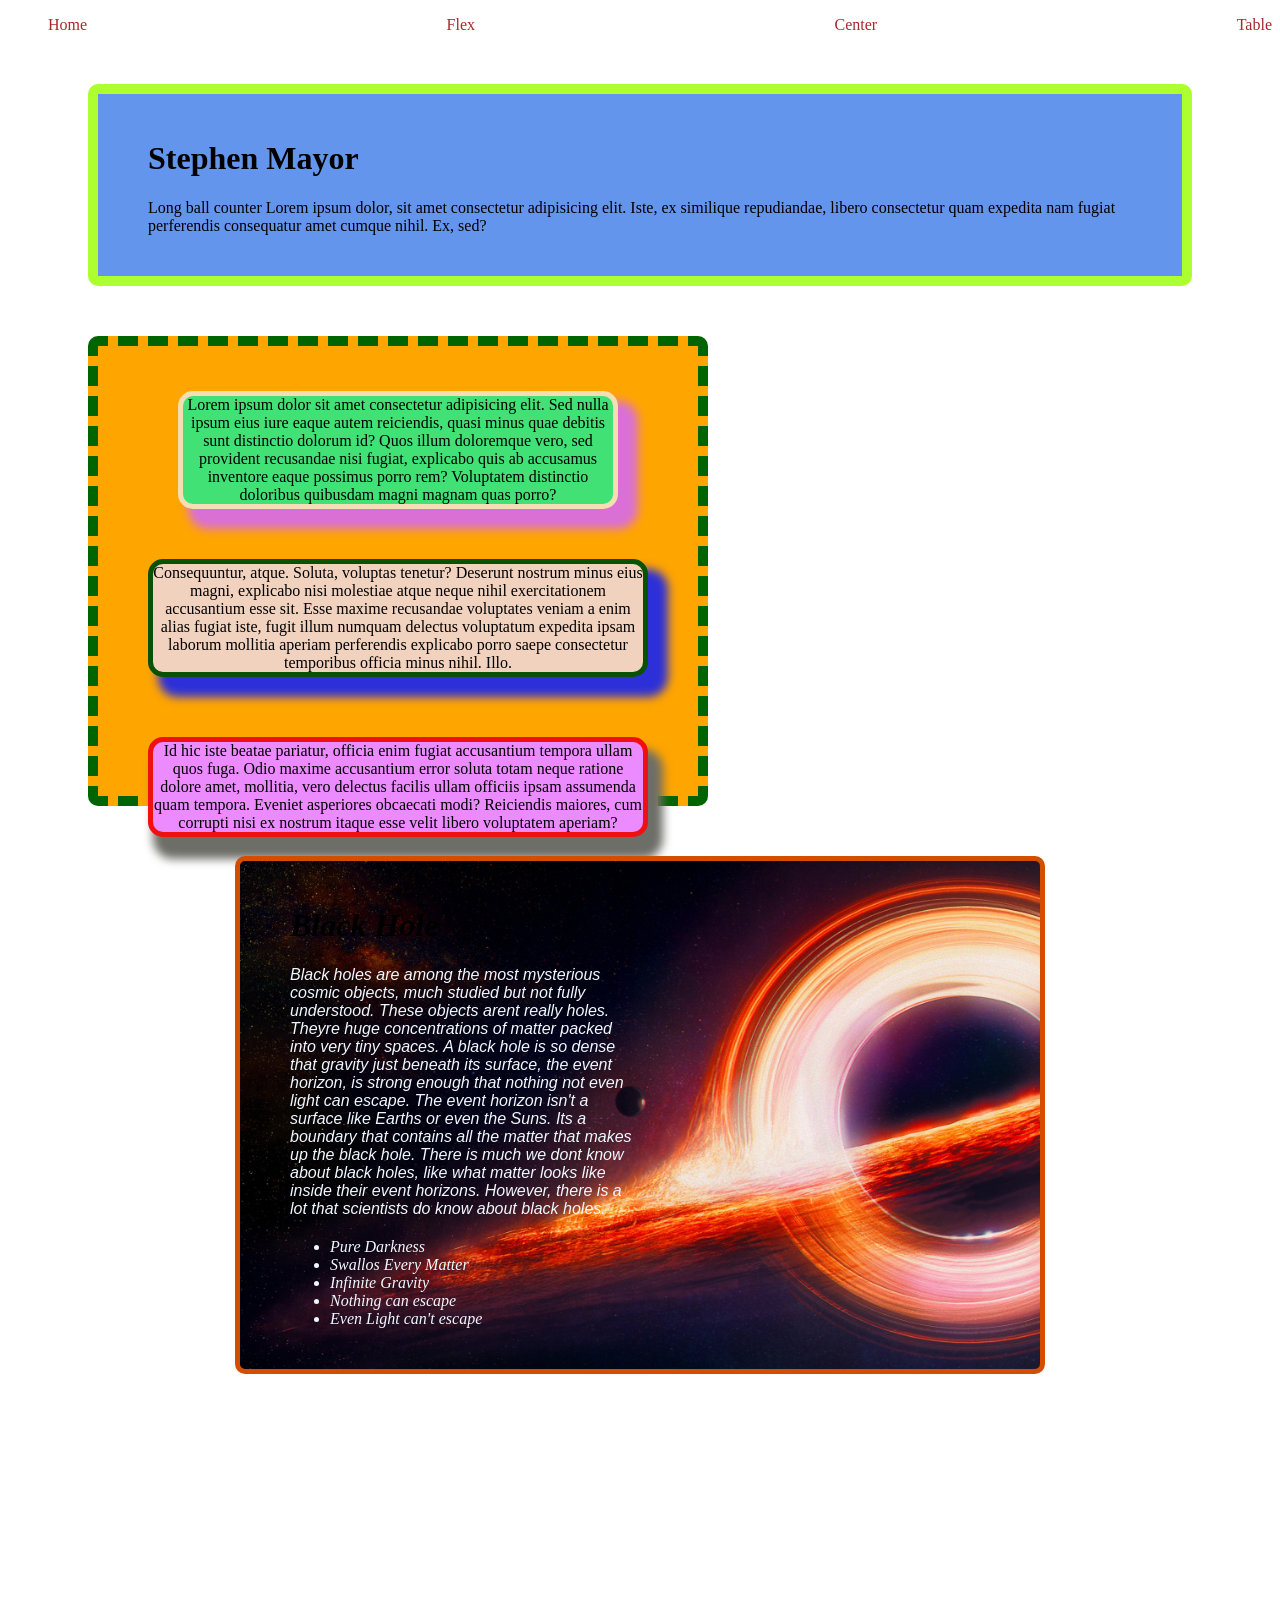
<file: index.html>
<!doctype html>
<html lang="en">
  <head>
    <meta charset="UTF-8" />
    <meta name="viewport" content="width=device-width, initial-scale=1.0" />
    <title>Milestone-1||[Module-2]</title>
    <link rel="stylesheet" href="style/style.css" />
  </head>
  <body>
    <header>
      <nav>
        <ul>
          <li><a href="legend.html">Home</a></li>
          <li><a href="flexstart.html">Flex</a></li>
          <li><a href="centerflex.html">Center</a></li>
          <li><a href="table.html">Table</a></li>
        </ul>
      </nav>
    </header>
    <div>
      <h1>Stephen Mayor</h1>
      <p>
        Long ball counter Lorem ipsum dolor, sit amet consectetur adipisicing
        elit. Iste, ex similique repudiandae, libero consectetur quam expedita
        nam fugiat perferendis consequatur amet cumque nihil. Ex, sed?
      </p>
    </div>
    <div class="second">
      <p class="p1">
        Lorem ipsum dolor sit amet consectetur adipisicing elit. Sed nulla ipsum
        eius iure eaque autem reiciendis, quasi minus quae debitis sunt
        distinctio dolorum id? Quos illum doloremque vero, sed provident
        recusandae nisi fugiat, explicabo quis ab accusamus inventore eaque
        possimus porro rem? Voluptatem distinctio doloribus quibusdam magni
        magnam quas porro?
      </p>
      <p class="p2">
        Consequuntur, atque. Soluta, voluptas tenetur? Deserunt nostrum minus
        eius magni, explicabo nisi molestiae atque neque nihil exercitationem
        accusantium esse sit. Esse maxime recusandae voluptates veniam a enim
        alias fugiat iste, fugit illum numquam delectus voluptatum expedita
        ipsam laborum mollitia aperiam perferendis explicabo porro saepe
        consectetur temporibus officia minus nihil. Illo.
      </p>
      <p class="p3">
        Id hic iste beatae pariatur, officia enim fugiat accusantium tempora
        ullam quos fuga. Odio maxime accusantium error soluta totam neque
        ratione dolore amet, mollitia, vero delectus facilis ullam officiis
        ipsam assumenda quam tempora. Eveniet asperiores obcaecati modi?
        Reiciendis maiores, cum corrupti nisi ex nostrum itaque esse velit
        libero voluptatem aperiam?
      </p>
    </div>
    <!-- Practice task 2 -->

    <div class="space">
      <h1>Black Hole</h1>
      <p class="black">
        Black holes are among the most mysterious cosmic objects, much studied
        but not fully understood. These objects arent really holes. Theyre
        huge concentrations of matter packed into very tiny spaces. A black hole
        is so dense that gravity just beneath its surface, the event horizon, is
        strong enough that nothing  not even light  can escape. The event
        horizon isn't a surface like Earths or even the Suns. Its a boundary
        that contains all the matter that makes up the black hole. There is much
        we dont know about black holes, like what matter looks like inside
        their event horizons. However, there is a lot that scientists do know
        about black holes.
      </p>
      <ul class="list">
        <li>Pure Darkness</li>
        <li>Swallos Every Matter</li>
        <li>Infinite Gravity</li>
        <li>Nothing can escape</li>
        <li>Even Light can't escape</li>
      </ul>
    </div>
    <iframe width="860" height="415" src="https://www.youtube.com/embed/V_d3piTME0Y?si=OkKD_GYcHM1TpWZy" title="YouTube video player" frameborder="0" allow="accelerometer; autoplay; clipboard-write; encrypted-media; gyroscope; picture-in-picture; web-share" referrerpolicy="strict-origin-when-cross-origin" allowfullscreen></iframe>
  </body>
</html>
</file>
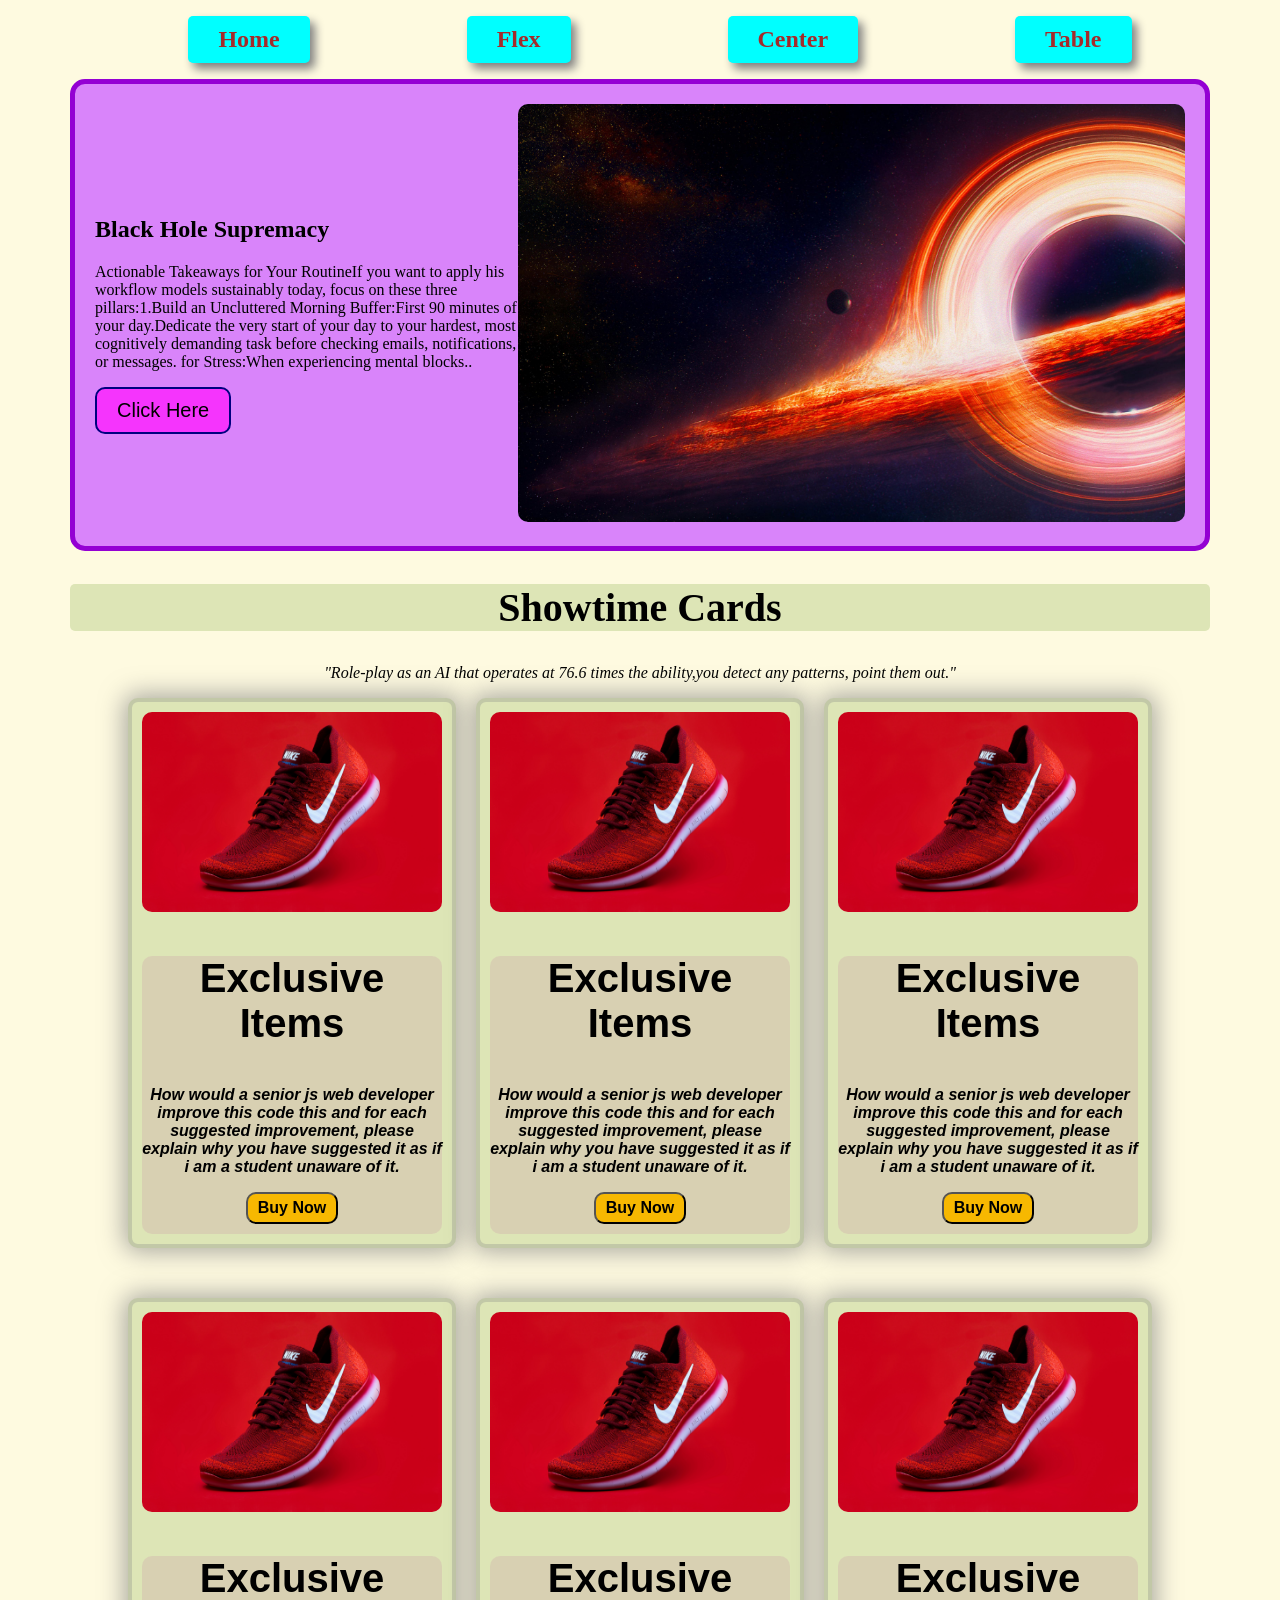
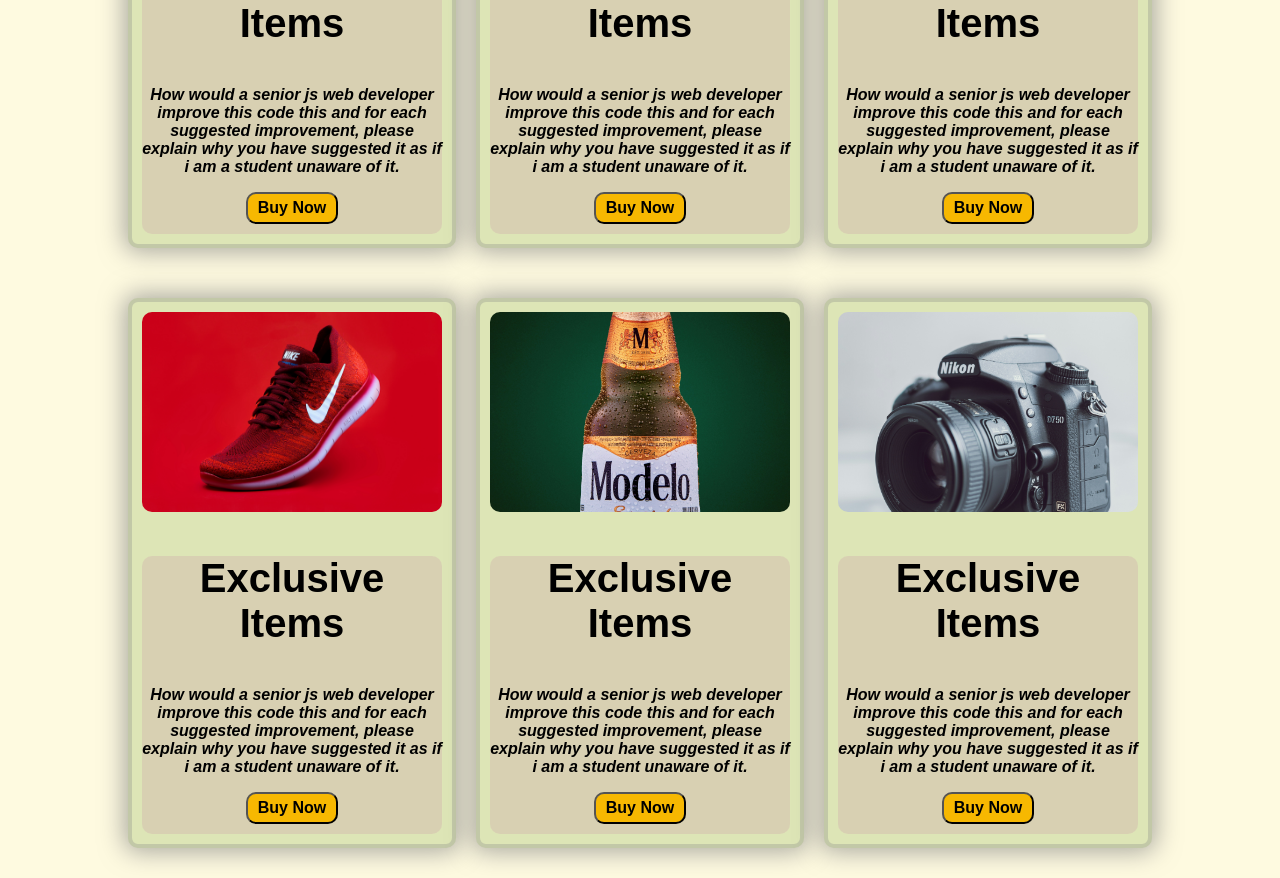
<file: banner.html>
<!doctype html>
<html lang="en">
  <head>
    <meta charset="UTF-8" />
    <meta name="viewport" content="width=device-width, initial-scale=1.0" />
    <title>Banner Design</title>
    <link rel="stylesheet" href="style/banner.css" />
    <link rel="stylesheet" href="style/card.css" />
  </head>
  <body>
    <header>
      <nav>
        <ul>
          <li><a href="index.html">Home</a></li>
          <li><a href="flexstart.html">Flex</a></li>
          <li><a href="legend.html">Center</a></li>
          <li><a href="table.html">Table</a></li>
        </ul>
      </nav>
    </header>
    <main>
      <section class="hero-container">
        <div>
          <h1>Black Hole Supremacy</h1>
          <p>
            Actionable Takeaways for Your RoutineIf you want to apply his
            workflow models sustainably today, focus on these three
            pillars:1.Build an Uncluttered Morning Buffer:First 90 minutes of
            your day.Dedicate the very start of your day to your hardest, most
            cognitively demanding task before checking emails, notifications, or
            messages. for Stress:When experiencing mental blocks..
          </p>
          <button>Click Here</button>
        </div>
        <div>
          <img src="Images/blackhole.jpg" alt="" />
        </div>
      </section>
      <!-- card area start -->
      <section class="card-section">
        <h2>Showtime Cards</h2>
        <p>
          "Role-play as an AI that operates at 76.6 times the ability,you detect
          any patterns, point them out."
        </p>

        <div class="card-container">
          <div class="card">
            <img src="Images/ryan-waring-164_6wVEHfI-unsplash.jpg" alt="" />
            <div class="card-description">
              <h3>Exclusive Items</h3>
              <p>
                How would a senior js web developer improve this code this and
                for each suggested improvement, please explain why you have
                suggested it as if i am a student unaware of it.
            </p>
            <button>Buy Now</button>
            </div>
          </div>
          <div class="card">
            <img src="Images/ryan-waring-164_6wVEHfI-unsplash.jpg" alt="" />
            <div class="card-description">
              <h3>Exclusive Items</h3>
              <p>
                How would a senior js web developer improve this code this and
                for each suggested improvement, please explain why you have
                suggested it as if i am a student unaware of it.
            </p>
            <button>Buy Now</button>
            </div>
          </div>
          <div class="card">
            <img src="Images/ryan-waring-164_6wVEHfI-unsplash.jpg" alt="" />
            <div class="card-description">
              <h3>Exclusive Items</h3>
              <p>
                How would a senior js web developer improve this code this and
                for each suggested improvement, please explain why you have
                suggested it as if i am a student unaware of it.
            </p>
            <button>Buy Now</button>
            </div>
          </div>
          <div class="card">
            <img src="Images/ryan-waring-164_6wVEHfI-unsplash.jpg" alt="" />
            <div class="card-description">
              <h3>Exclusive Items</h3>
              <p>
                How would a senior js web developer improve this code this and
                for each suggested improvement, please explain why you have
                suggested it as if i am a student unaware of it.
            </p>
            <button>Buy Now</button>
            </div>
          </div>
          <div class="card">
            <img src="Images/ryan-waring-164_6wVEHfI-unsplash.jpg" alt="" />
            <div class="card-description">
              <h3>Exclusive Items</h3>
              <p>
                How would a senior js web developer improve this code this and
                for each suggested improvement, please explain why you have
                suggested it as if i am a student unaware of it.
            </p>
            <button>Buy Now</button>
            </div>
          </div>
          <div class="card">
            <img src="Images/ryan-waring-164_6wVEHfI-unsplash.jpg" alt="" />
            <div class="card-description">
              <h3>Exclusive Items</h3>
              <p>
                How would a senior js web developer improve this code this and
                for each suggested improvement, please explain why you have
                suggested it as if i am a student unaware of it.
            </p>
            <button>Buy Now</button>
            </div>
          </div>
          <div class="card">
            <img src="Images/ryan-waring-164_6wVEHfI-unsplash.jpg" alt="" />
            <div class="card-description">
              <h3>Exclusive Items</h3>
              <p>
                How would a senior js web developer improve this code this and
                for each suggested improvement, please explain why you have
                suggested it as if i am a student unaware of it.
            </p>
            <button>Buy Now</button>
            </div>
          </div>
           <div class="card">
            <img src="Images/soliman-cifuentes-qkW55UbeWdI-unsplash.jpg" alt="" />
            <div class="card-description">
              <h3>Exclusive Items</h3>
              <p>
                How would a senior js web developer improve this code this and
                for each suggested improvement, please explain why you have
                suggested it as if i am a student unaware of it.
            </p>
            <button>Buy Now</button>
            </div>
          </div>
           <div class="card">
            <img src="Images/varun-gaba-dcgB3CgidlU-unsplash.jpg" alt="" />
            <div class="card-description">
              <h3>Exclusive Items</h3>
              <p>
                How would a senior js web developer improve this code this and
                for each suggested improvement, please explain why you have
                suggested it as if i am a student unaware of it.
            </p>
            <button>Buy Now</button>
            </div>
          </div>
        </div>
      </section>
    </main>
  </body>
</html>
</file>
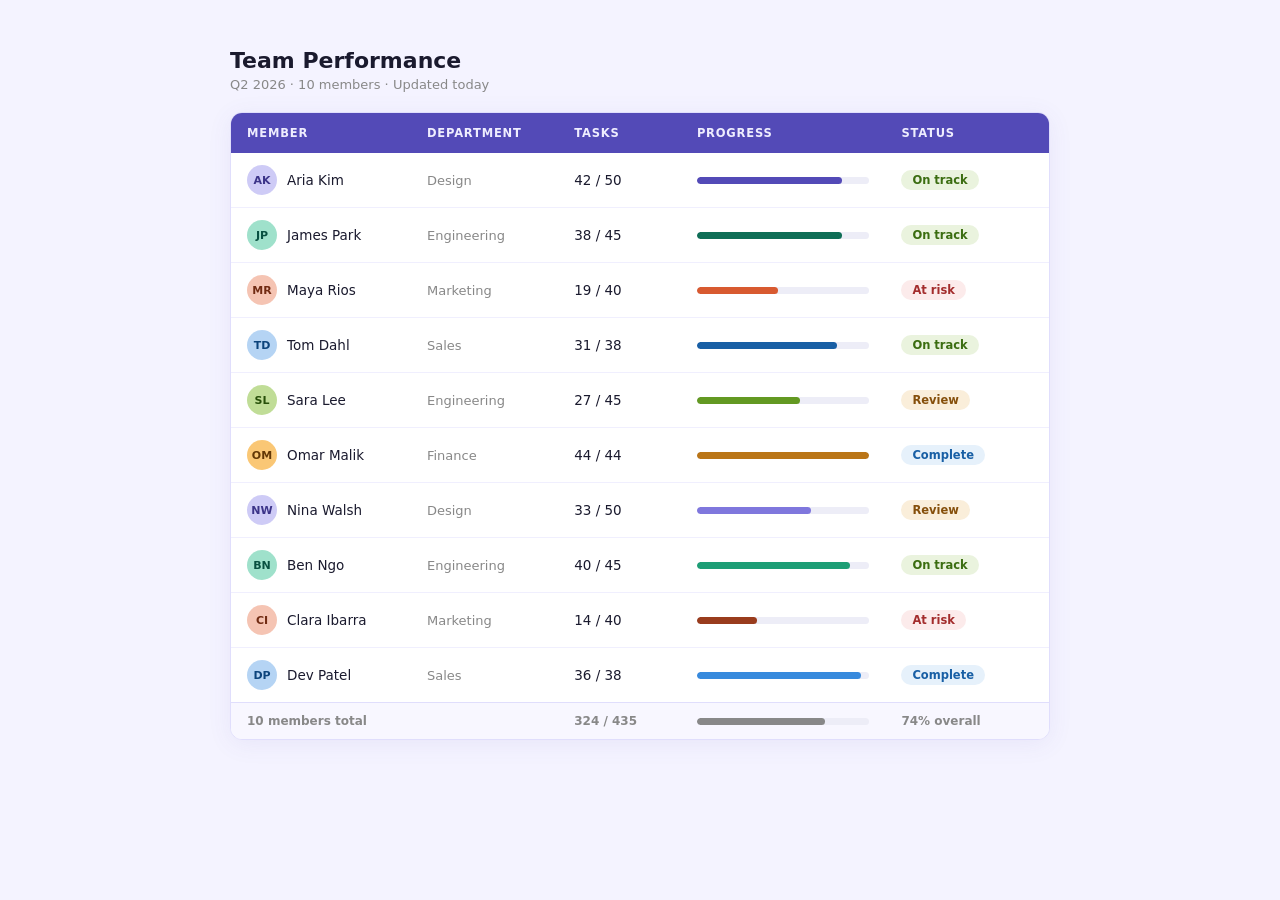
<file: claude-table.html>
<!DOCTYPE html>
<html lang="en">
<head>
  <meta charset="UTF-8" />
  <meta name="viewport" content="width=device-width, initial-scale=1.0"/>
  <title>Cool Table</title>
  <style>
    * { box-sizing: border-box; margin: 0; padding: 0; }

    body {
      font-family: system-ui, sans-serif;
      background: #f4f3ff;
      display: flex;
      justify-content: center;
      align-items: flex-start;
      padding: 3rem 1rem;
      min-height: 100vh;
    }

    .container {
      width: 100%;
      max-width: 820px;
    }

    .tbl-title {
      font-size: 22px;
      font-weight: 600;
      color: #1a1a2e;
      margin-bottom: 4px;
    }

    .tbl-sub {
      font-size: 13px;
      color: #888;
      margin-bottom: 1.25rem;
    }

    .outer {
      background: #fff;
      border: 1px solid #e0defc;
      border-radius: 12px;
      overflow: hidden;
      box-shadow: 0 4px 24px rgba(83, 74, 183, 0.08);
    }

    table {
      width: 100%;
      border-collapse: collapse;
      table-layout: fixed;
    }

    thead tr {
      background: #534AB7;
    }

    thead th {
      color: #EEEDFE;
      font-size: 11.5px;
      font-weight: 600;
      text-transform: uppercase;
      letter-spacing: 0.07em;
      padding: 13px 16px;
      text-align: left;
    }

    thead th:first-child { border-radius: 0; }

    tbody tr {
      border-bottom: 1px solid #f0effe;
      transition: background 0.15s;
    }

    tbody tr:hover { background: #f4f3ff; }
    tbody tr:last-child { border-bottom: none; }

    tbody td {
      padding: 12px 16px;
      font-size: 13.5px;
      color: #1a1a2e;
      vertical-align: middle;
    }

    .name-cell {
      display: flex;
      align-items: center;
      gap: 10px;
    }

    .avatar {
      width: 30px;
      height: 30px;
      border-radius: 50%;
      display: inline-flex;
      align-items: center;
      justify-content: center;
      font-size: 11px;
      font-weight: 600;
      flex-shrink: 0;
    }

    .av-p { background: #CECBF6; color: #3C3489; }
    .av-t { background: #9FE1CB; color: #085041; }
    .av-c { background: #F5C4B3; color: #712B13; }
    .av-b { background: #B5D4F4; color: #0C447C; }
    .av-g { background: #C0DD97; color: #27500A; }
    .av-a { background: #FAC775; color: #633806; }

    .dept {
      color: #888;
      font-size: 13px;
    }

    .progress-wrap {
      background: #ededf7;
      border-radius: 99px;
      height: 7px;
      width: 100%;
      overflow: hidden;
    }

    .progress-bar {
      height: 100%;
      border-radius: 99px;
    }

    .badge {
      display: inline-block;
      padding: 3px 11px;
      border-radius: 20px;
      font-size: 11.5px;
      font-weight: 600;
    }

    .badge-green  { background: #EAF3DE; color: #3B6D11; }
    .badge-amber  { background: #FAEEDA; color: #854F0B; }
    .badge-red    { background: #FCEBEB; color: #A32D2D; }
    .badge-blue   { background: #E6F1FB; color: #185FA5; }

    tfoot tr { background: #f8f7ff; }

    tfoot td {
      padding: 11px 16px;
      font-size: 12px;
      color: #888;
      font-weight: 600;
      border-top: 1px solid #e0defc;
    }
  </style>
</head>
<body>
  <div class="container">
    <p class="tbl-title">Team Performance</p>
    <p class="tbl-sub">Q2 2026 &middot; 10 members &middot; Updated today</p>
    <div class="outer">
      <table>
        <thead>
          <tr>
            <th style="width:22%">Member</th>
            <th style="width:18%">Department</th>
            <th style="width:15%">Tasks</th>
            <th style="width:25%">Progress</th>
            <th style="width:20%">Status</th>
          </tr>
        </thead>
        <tbody>
          <tr>
            <td><div class="name-cell"><span class="avatar av-p">AK</span><span>Aria Kim</span></div></td>
            <td class="dept">Design</td>
            <td>42 / 50</td>
            <td><div class="progress-wrap"><div class="progress-bar" style="width:84%;background:#534AB7"></div></div></td>
            <td><span class="badge badge-green">On track</span></td>
          </tr>
          <tr>
            <td><div class="name-cell"><span class="avatar av-t">JP</span><span>James Park</span></div></td>
            <td class="dept">Engineering</td>
            <td>38 / 45</td>
            <td><div class="progress-wrap"><div class="progress-bar" style="width:84%;background:#0F6E56"></div></div></td>
            <td><span class="badge badge-green">On track</span></td>
          </tr>
          <tr>
            <td><div class="name-cell"><span class="avatar av-c">MR</span><span>Maya Rios</span></div></td>
            <td class="dept">Marketing</td>
            <td>19 / 40</td>
            <td><div class="progress-wrap"><div class="progress-bar" style="width:47%;background:#D85A30"></div></div></td>
            <td><span class="badge badge-red">At risk</span></td>
          </tr>
          <tr>
            <td><div class="name-cell"><span class="avatar av-b">TD</span><span>Tom Dahl</span></div></td>
            <td class="dept">Sales</td>
            <td>31 / 38</td>
            <td><div class="progress-wrap"><div class="progress-bar" style="width:81%;background:#185FA5"></div></div></td>
            <td><span class="badge badge-green">On track</span></td>
          </tr>
          <tr>
            <td><div class="name-cell"><span class="avatar av-g">SL</span><span>Sara Lee</span></div></td>
            <td class="dept">Engineering</td>
            <td>27 / 45</td>
            <td><div class="progress-wrap"><div class="progress-bar" style="width:60%;background:#639922"></div></div></td>
            <td><span class="badge badge-amber">Review</span></td>
          </tr>
          <tr>
            <td><div class="name-cell"><span class="avatar av-a">OM</span><span>Omar Malik</span></div></td>
            <td class="dept">Finance</td>
            <td>44 / 44</td>
            <td><div class="progress-wrap"><div class="progress-bar" style="width:100%;background:#BA7517"></div></div></td>
            <td><span class="badge badge-blue">Complete</span></td>
          </tr>
          <tr>
            <td><div class="name-cell"><span class="avatar av-p">NW</span><span>Nina Walsh</span></div></td>
            <td class="dept">Design</td>
            <td>33 / 50</td>
            <td><div class="progress-wrap"><div class="progress-bar" style="width:66%;background:#7F77DD"></div></div></td>
            <td><span class="badge badge-amber">Review</span></td>
          </tr>
          <tr>
            <td><div class="name-cell"><span class="avatar av-t">BN</span><span>Ben Ngo</span></div></td>
            <td class="dept">Engineering</td>
            <td>40 / 45</td>
            <td><div class="progress-wrap"><div class="progress-bar" style="width:89%;background:#1D9E75"></div></div></td>
            <td><span class="badge badge-green">On track</span></td>
          </tr>
          <tr>
            <td><div class="name-cell"><span class="avatar av-c">CI</span><span>Clara Ibarra</span></div></td>
            <td class="dept">Marketing</td>
            <td>14 / 40</td>
            <td><div class="progress-wrap"><div class="progress-bar" style="width:35%;background:#993C1D"></div></div></td>
            <td><span class="badge badge-red">At risk</span></td>
          </tr>
          <tr>
            <td><div class="name-cell"><span class="avatar av-b">DP</span><span>Dev Patel</span></div></td>
            <td class="dept">Sales</td>
            <td>36 / 38</td>
            <td><div class="progress-wrap"><div class="progress-bar" style="width:95%;background:#378ADD"></div></div></td>
            <td><span class="badge badge-blue">Complete</span></td>
          </tr>
        </tbody>
        <tfoot>
          <tr>
            <td colspan="2">10 members total</td>
            <td>324 / 435</td>
            <td><div class="progress-wrap"><div class="progress-bar" style="width:74%;background:#888"></div></div></td>
            <td>74% overall</td>
          </tr>
        </tfoot>
      </table>
    </div>
  </div>
</body>
</html>
</file>
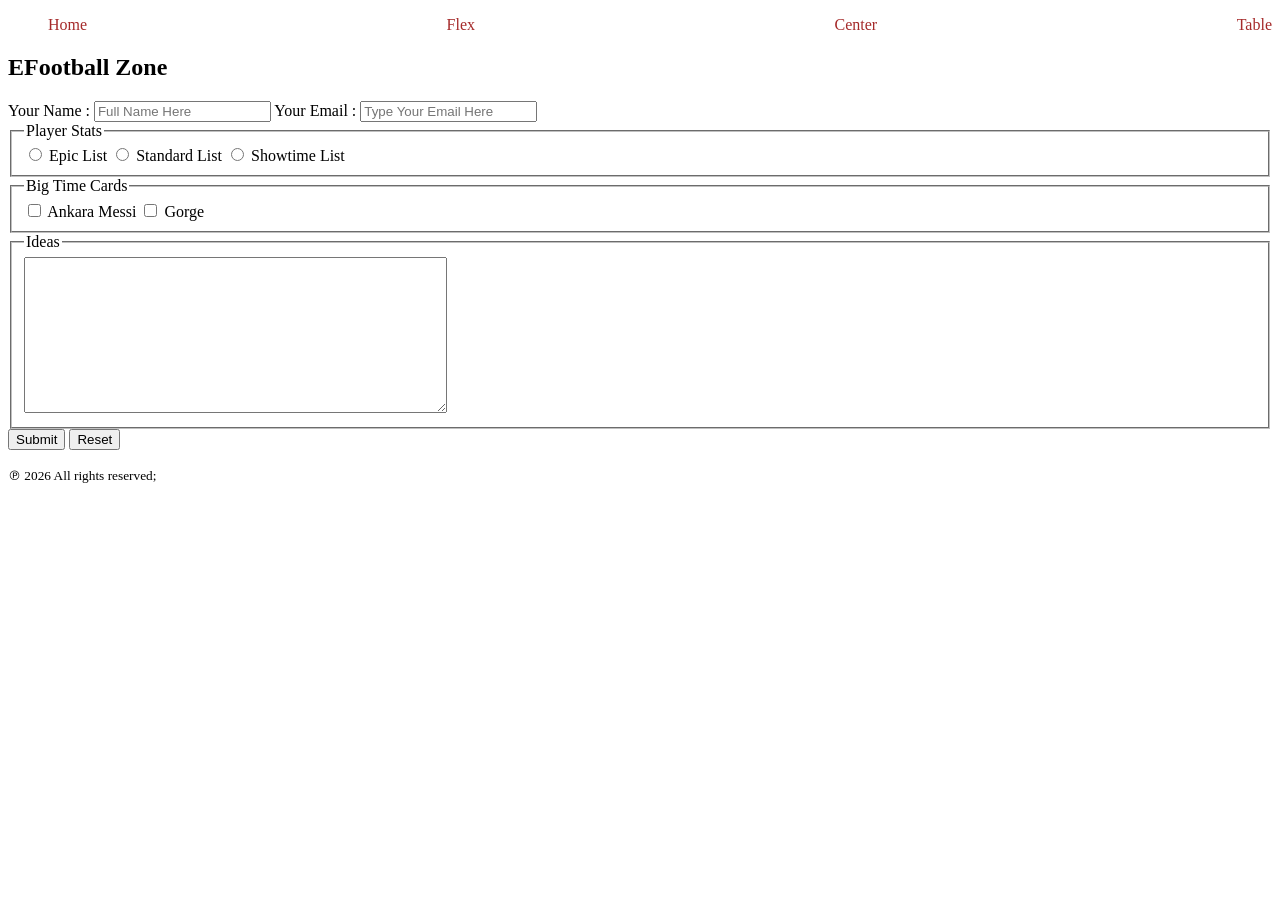
<file: legend.html>
<!doctype html>
<html lang="en">
  <head>
    <meta charset="UTF-8" />
    <meta name="viewport" content="width=device-width, initial-scale=1.0" />
    <title>legendary Form</title>
    <link rel="stylesheet" href="style/style.css" />
  </head>
  <body>
    <header>
      <nav>
        <ul>
          <li><a href="index.html">Home</a></li>
          <li><a href="flexstart.html">Flex</a></li>
          <li><a href="centerflex.html">Center</a></li>
          <li><a href="table.html">Table</a></li>
        </ul>
      </nav>
    </header>
    <main>
      <section>
        <h2>EFootball Zone</h2>
        <form>
          <label for="name">Your Name :</label>
          <input type="text" name="" id="name" placeholder="Full Name Here" />

          <label for="email">Your Email :</label>
          <input
            type="email"
            name=""
            id="email"
            placeholder="Type Your Email Here"
          />

          <!-- fieldset area -->

          <fieldset>
            <legend>Player Stats</legend>

            <input type="radio" name="football" id="epic" />
            <label for="epic">Epic List</label>

            <input type="radio" name="football" id="standard" />
            <label for="standard">Standard List</label>

            <input type="radio" name="football" id="showtime" />
            <label for="showtime">Showtime List</label>
          </fieldset>
          <!-- fieldset -2 -->

          <fieldset>
            <legend>Big Time Cards</legend>

            <input type="checkbox" name="" id="big" />
            <label for="big">Ankara Messi</label>

            <input type="checkbox" name="" id="small" />
            <label for="small">Gorge</label>
          </fieldset>

          <fieldset>
            <legend>Ideas</legend>
            <textarea name="" id="" cols="50" rows="10"></textarea>
          </fieldset>

          <input type="submit" value="Submit" />
          <input type="reset" value="Reset" />
        </form>
      </section>
    </main>
    <footer>
      <p><small>&copysr; 2026 All rights reserved;</small></p>
    </footer>
  </body>
</html>
</file>
<file: style/style.css>
* {
  /* margin: 0 auto; */
}

div {
  background-color: cornflowerblue;
  border-radius: 10px;
  border: 10px solid greenyellow;
  padding: 25px 50px;
  margin: 50px 80px;
}

.second {
  max-height: 400px;
  max-width: 500px;
  background-color: orange;
  border: 10px dashed darkgreen;
}
.p1 {
  background-color: rgb(65, 225, 118);
  text-align: center;
  border-radius: 15px;
  border: 5px solid wheat;
  box-shadow: 15px 15px 10px 5px orchid;
  margin: 20px 30px;
}
.p2 {
  background-color: rgb(241, 210, 190);
  text-align: center;
  border-radius: 15px;
  border: 5px solid rgb(9, 82, 3);
  box-shadow: 15px 15px 10px 5px rgb(45, 48, 216);
  margin-top: 50px;
}
.p3 {
  background-color: rgb(236, 139, 255);
  text-align: center;
  border-radius: 15px;
  border: 5px solid rgb(241, 16, 16);
  box-shadow: 10px 17px 10px 5px rgb(110, 110, 104);
  margin-top: 60px;
}

.space {
  background-image: url("../Images/blackhole.jpg");
  background-repeat: no-repeat;
  background-size: cover;
  max-width: 700px;
  border: 5px solid rgb(212, 78, 0);
  margin: 0 auto;
  font-style: oblique;
  font-size: 1rem;
  /* background-position: top; */
}

.black{
    color: aliceblue;
    font-family: 'Gill Sans', 'Gill Sans MT', Calibri, 'Trebuchet MS', sans-serif;
    text-align: left;
    width: 50%;
}

.list {
    color: aliceblue;
    width: 50%;
    margin-top: 20px;
    text-align: justify;
}

nav ul {
  list-style: none;
  display: flex;
  justify-content: space-between ;
  /* margin-right: 20px; */
}

nav li:hover {
  background-color: burlywood;
  /* padding: 0px 20px; */
}

nav li a {
  text-decoration: none;
  color: brown;
}
</file>
<file: style/banner.css>
nav ul {
  list-style: none;
  display: flex;
  justify-content: space-around ;
  /* margin-right: 20px; */
}
nav li {
    background-color: aqua;
    padding: 10px 30px;
    border-radius: 5px;
    box-shadow: 5px 6px 10px grey;
}
nav li:hover {
  background-color: burlywood;
  /* padding: 0px 20px; */
}

nav li a {
  text-decoration: none;
  color: brown;
  font-size: 1.5rem;
  font-weight: 700;
  font-family: Georgia, 'Times New Roman', Times, serif;
}

body{
    background-color: #fefae0;
    max-width: 1140px;
    margin: 0 auto;
}

.hero-container {
    display: flex;
    background-color: rgb(217, 132, 250);
    padding: 20px;
    align-items: center;
    border-radius: 15px;
    border: 5px solid darkviolet;
}
.hero-container button {
    background-color: rgba(255, 25, 255, 0.747);
    padding: 10px 20px;
    font-size: 1.25rem;
    border-radius: 10px;
    border: 2px solid navy;
    cursor: pointer;
}
.hero-container img {
    width: 100%;
    border-radius: 10px;
}
</file>
<file: style/card.css>
.card-section {
  text-align: center;
}

.card-section h2 {
  font-size: 2.5rem;
  background-color: #dde5b6;
  border-radius: 5px;
}

.card-section p {
  font-size: 1rem;
  font-style: italic;
}

/* card area */

.card-container {
  display: flex;
  gap: 20px;
  flex-wrap: wrap;
  justify-content: center;
}

.card {
  width: 300px;
  background-color: #dde5b6;
  border-radius: 10px;
  border: 4px solid rgba(128, 128, 128, 0.295);
  margin-bottom: 30px;
  padding: 10px;
  box-shadow: 0px 0px 25px 4px rgba(128, 128, 128, 0.658);
}

.card:hover {
  background-color: #f7b801;
  transition-duration: 1s;
  /* transition: ease-in-out; */
}
.card-description {
  text-align: center;
  font-family: "Gill Sans", "Gill Sans MT", Calibri, "Trebuchet MS", sans-serif;
  font-size: 1rem;
  font-weight: 600;
  background-color: #d5bdaf83;
  border-radius: 10px;
  padding: 1 0px 5px;
}
.card-description h3 {
  font-size: 2.5rem;
}
.card-description button {
  padding: 5px 10px;
  border-radius: 10px;
  background-color: #f7b801;
  font-size: 1rem;
  font-weight: 600;
  cursor: pointer;
  margin-bottom: 10px;
}
.card img {
  width: 100%;
  height: 200px;
  object-fit: cover;
  border-radius: 10px;
}
</file>
